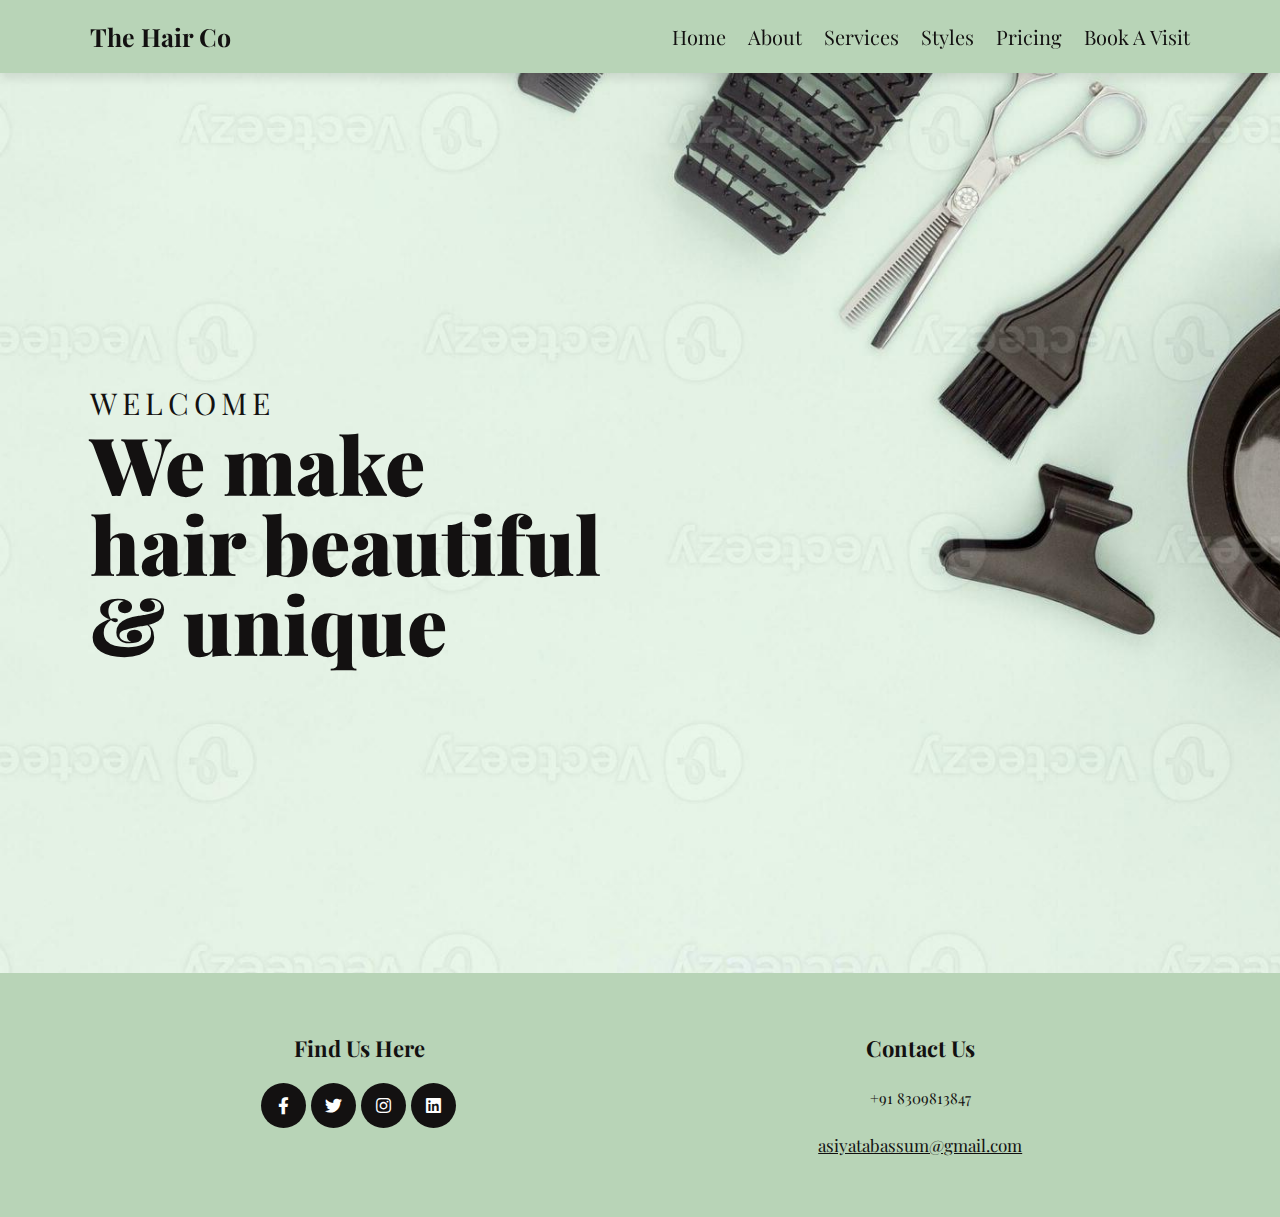
<file: index.html>
<!DOCTYPE html>
<html lang="en">
<head>
    <meta charset="UTF-8">
    <meta http-equiv="X-UA-Compatible" content="IE=edge">
    <meta name="viewport" content="width=device-width, initial-scale=1.0">
    <title>The Hair Co</title>
    <link rel="stylesheet" href="https://cdnjs.cloudflare.com/ajax/libs/font-awesome/5.15.4/css/all.min.css">
    <link rel="stylesheet" href="css/style.css">
</head>
<body>
    <!-- header -->
    <section class="header">
        <a href="#" class="logo"> The Hair Co </a>
        <nav class="navbar">
           <div id="close-navbar" class="fas fa-times"></div>
           <a href="#home">home</a>
           <a href="about.html">about</a>
           <a href="services.html">services</a>
           <a href="styles.html">styles</a>
           <a href="pricing.html">pricing</a>
           <a href="visit.html">book a visit</a>
        </nav>
        <div id="menu-btn" class="fas fa-bars"></div>
     </section>
<!-- header -->

<!-- home -->
<section class="home" id="home">
    <div class="content">
        <span>Welcome</span>
        <h3>We make <br> hair beautiful <br> & unique</h3>
    </div>
</section>
<!-- home -->

<!-- footer -->

<section class="footer">
    <div class="box-container">
       <div class="box">
          <h3> Find us here </h3>
          <div class="share">
             <a href="#" class="fab fa-facebook-f"></a>
             <a href="#" class="fab fa-twitter"></a>
             <a href="#" class="fab fa-instagram"></a>
             <a href="#" class="fab fa-linkedin"></a>
          </div>
       </div>
       <div class="box">
          <h3>contact us</h3>
          <p>+91 8309813847</p>
          <a href="#" class="link">asiyatabassum@gmail.com</a>
       </div>
    </div>
 </section>
<!-- footer end-->
<script src="js/script.js"></script>
</body>
</html>
</file>
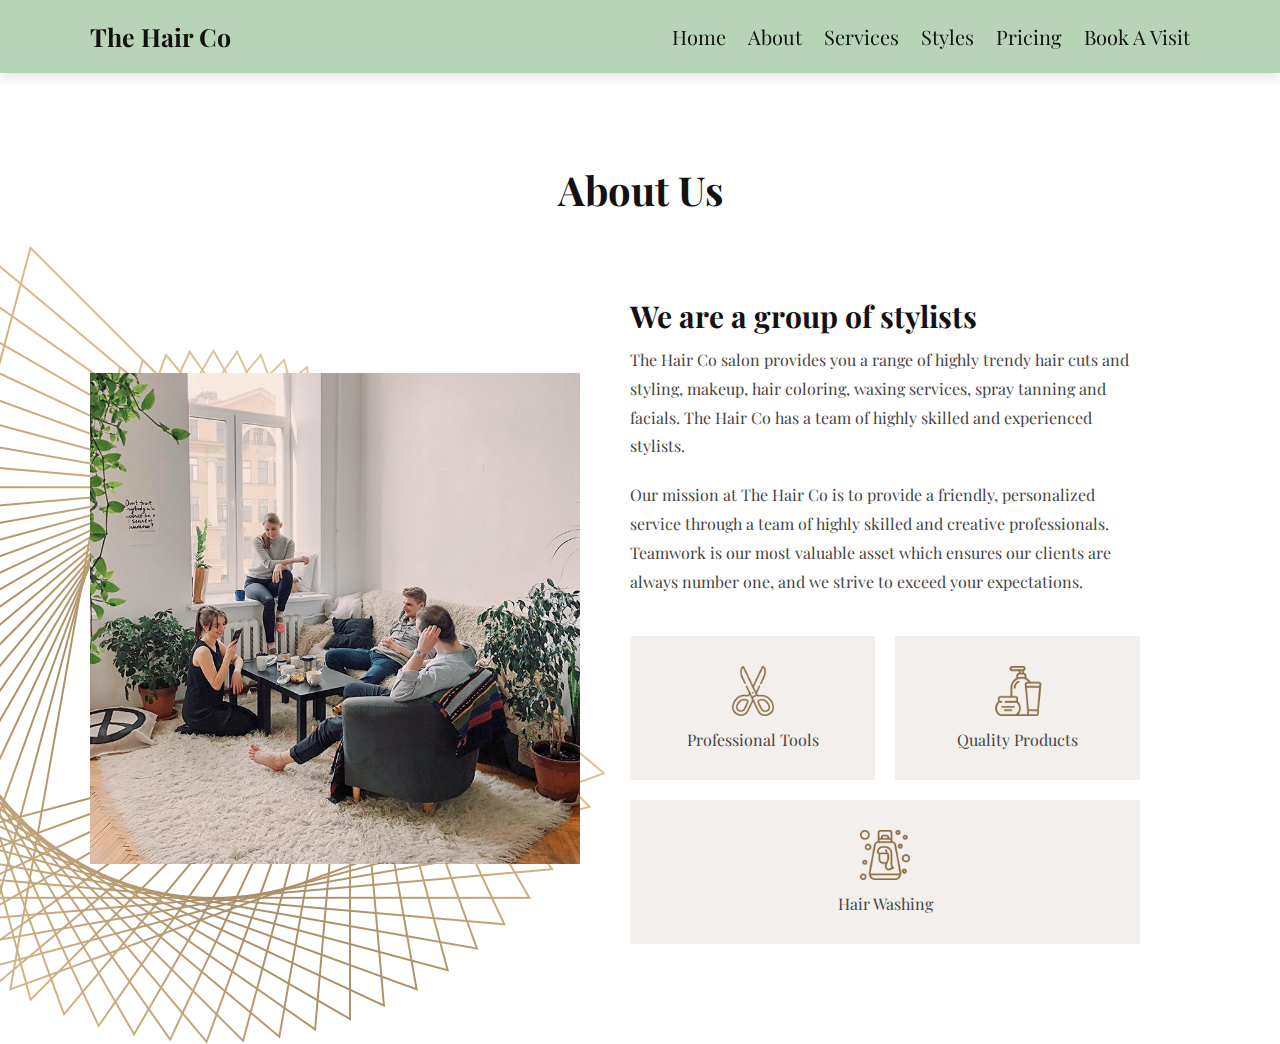
<file: about.html>
<!DOCTYPE html>
<html lang="en">
<head>
    <meta charset="UTF-8">
    <meta http-equiv="X-UA-Compatible" content="IE=edge">
    <meta name="viewport" content="width=device-width, initial-scale=1.0">
    <title>About us</title>
    <link rel="stylesheet" href="https://cdnjs.cloudflare.com/ajax/libs/font-awesome/5.15.4/css/all.min.css">

    <link rel="stylesheet" href="css/style.css">
</head>
<body>
<!-- header -->
<section class="header">
    <a href="#" class="logo"> The Hair Co </a>
    <nav class="navbar">
       <div id="close-navbar" class="fas fa-times"></div>
       <a href="homepage.html">home</a>
       <a href="about.html">about</a>
       <a href="services.html">services</a>
       <a href="styles.html">styles</a>
       <a href="pricing.html">pricing</a>
       <a href="visit.html">book a visit</a>
    </nav>
    <div id="menu-btn" class="fas fa-bars"></div>
 </section>
<!-- header -->
<section class="about" id="about">
    <h1 class="heading">about us</h1>
    <div class="row" >
        <div class="image">
            <img src="images/about.jpg" alt="">
        </div>
        <div class="content">
            <h3 class="title">We are a group of stylists</h3>
            <p>The Hair Co salon provides you a range of highly trendy hair cuts and styling, makeup, hair coloring, waxing services, spray tanning and facials. The Hair Co has a team of highly skilled and experienced stylists.</p>        
            <p>Our mission at The Hair Co is to provide a friendly, personalized service through a team of highly skilled and creative professionals. Teamwork is our most valuable asset which ensures our clients are always number one, and we strive to exceed your expectations.</p>
            <div class="icons-container">
                <div class="icons">
                   <img src="images/about-icon-1.png" alt="">
                   <h3>Professional tools</h3>
                </div>
                <div class="icons">
                   <img src="images/about-icon-2.png" alt="">
                   <h3>quality products</h3>
                </div>
                <div class="icons">
                   <img src="images/about-icon-3.png" alt="">
                   <h3>hair washing</h3>
                </div>
             </div>
        </div>
    </div>
</section>
</body>
</html>
</file>
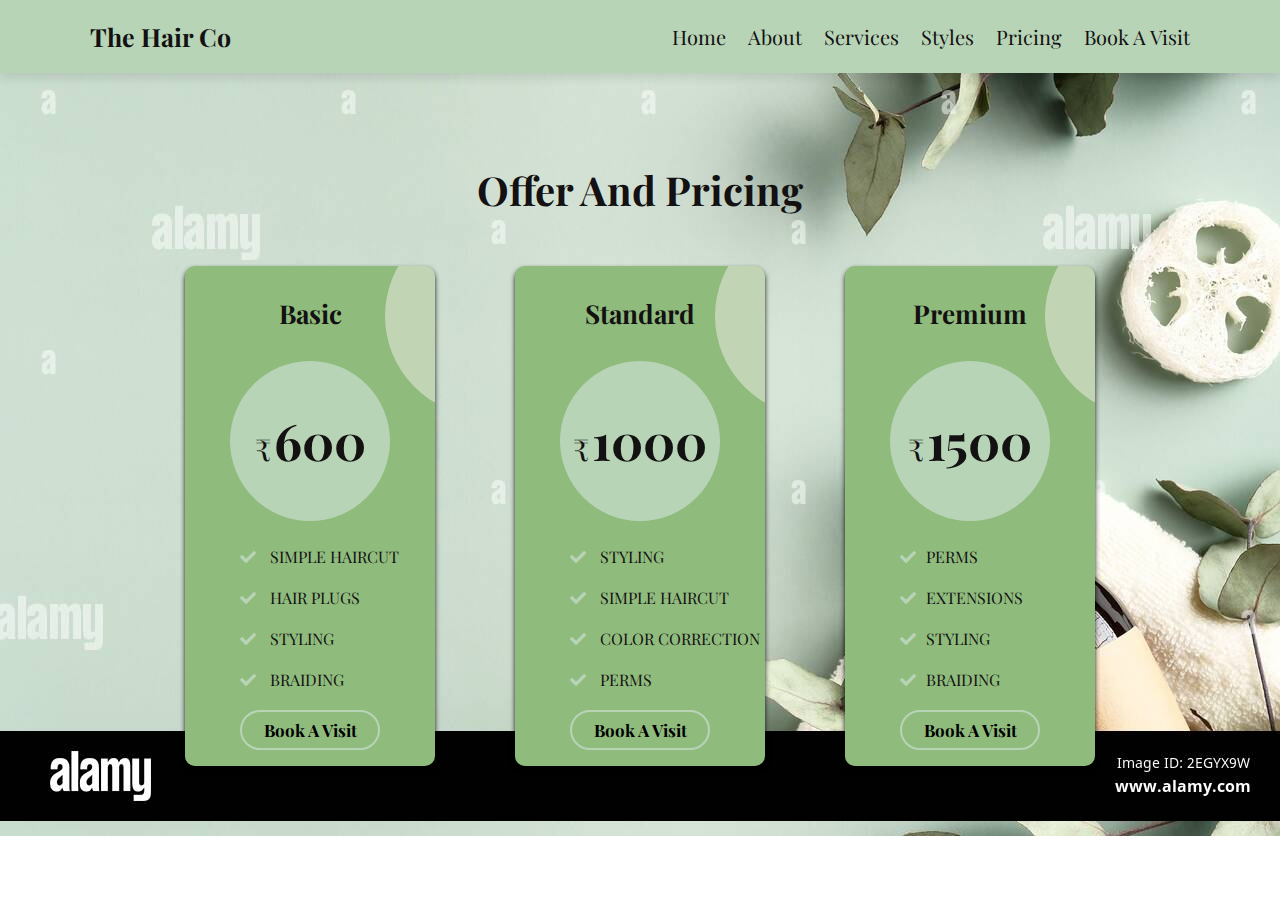
<file: pricing.html>
<!DOCTYPE html>
<html lang="en">
<head>
    <meta charset="UTF-8">
    <meta http-equiv="X-UA-Compatible" content="IE=edge">
    <meta name="viewport" content="width=device-width, initial-scale=1.0">
    <title>The Hair Co</title>
    <link rel="stylesheet" href="https://cdnjs.cloudflare.com/ajax/libs/font-awesome/5.15.4/css/all.min.css">
    <link rel="stylesheet" href="css/style.css">
</head>
<body>
    <!-- header -->
    <section class="header">
        <a href="#" class="logo"> The Hair Co </a>
        <nav class="navbar">
           <div id="close-navbar" class="fas fa-times"></div>
           <a href="#home">home</a>
           <a href="about.html">about</a>
           <a href="services.html">services</a>
           <a href="styles.html">styles</a>
           <a href="pricing.html">pricing</a>
           <a href="visit.html">book a visit</a>
        </nav>
        <div id="menu-btn" class="fas fa-bars"></div>
     </section>
<!-- header -->
<section class="pricing" id="pricing">
    <h1 class="heading">offer and Pricing</h1>
    <div class="box-container">
        <div class="box">
          <h3 class="title">basic</h3>
          <div class="price">
            <span class="currency">₹</span>
            <span class="amount">600</span>
          </div>
          <ul>
            <li> <i class="fas fa-check"></i> Simple Haircut </li>
            <li> <i class="fas fa-check"></i> Hair Plugs </li>
            <li> <i class="fas fa-check"></i> Styling</li>
            <li> <i class="fas fa-check"></i> Braiding</li>
          </ul>
          <a href="#"><button>book a visit</button></a>
        </div>
        <div class="box">
          <h3 class="title">standard</h3>
          <div class="price">
            <span class="currency">₹</span>
            <span class="amount">1000</span>
          </div>
          <ul>
            <li> <i class="fas fa-check"></i> Styling</li>
            <li> <i class="fas fa-check"></i> Simple Haircut </li>
            <li> <i class="fas fa-check"></i> Color Correction</li>
            <li> <i class="fas fa-check"></i> Perms</li>
          </ul>
          <a href="#"><button>book a visit</button></a>
        </div>
        <div class="box">
          <h3 class="title">premium</h3>
          <div class="price">
            <span class="currency">₹</span>
            <span class="amount">1500</span>
          </div>
          <ul>
            <li> <i class="fas fa-check"></i>Perms </li>
            <li> <i class="fas fa-check"></i>Extensions </li>
            <li> <i class="fas fa-check"></i>Styling </li>
            <li> <i class="fas fa-check"></i>Braiding</li>
          </ul>
          <a href="#"><button>book a visit</button></a>
        </div>
    </div>    
</section>
</file>
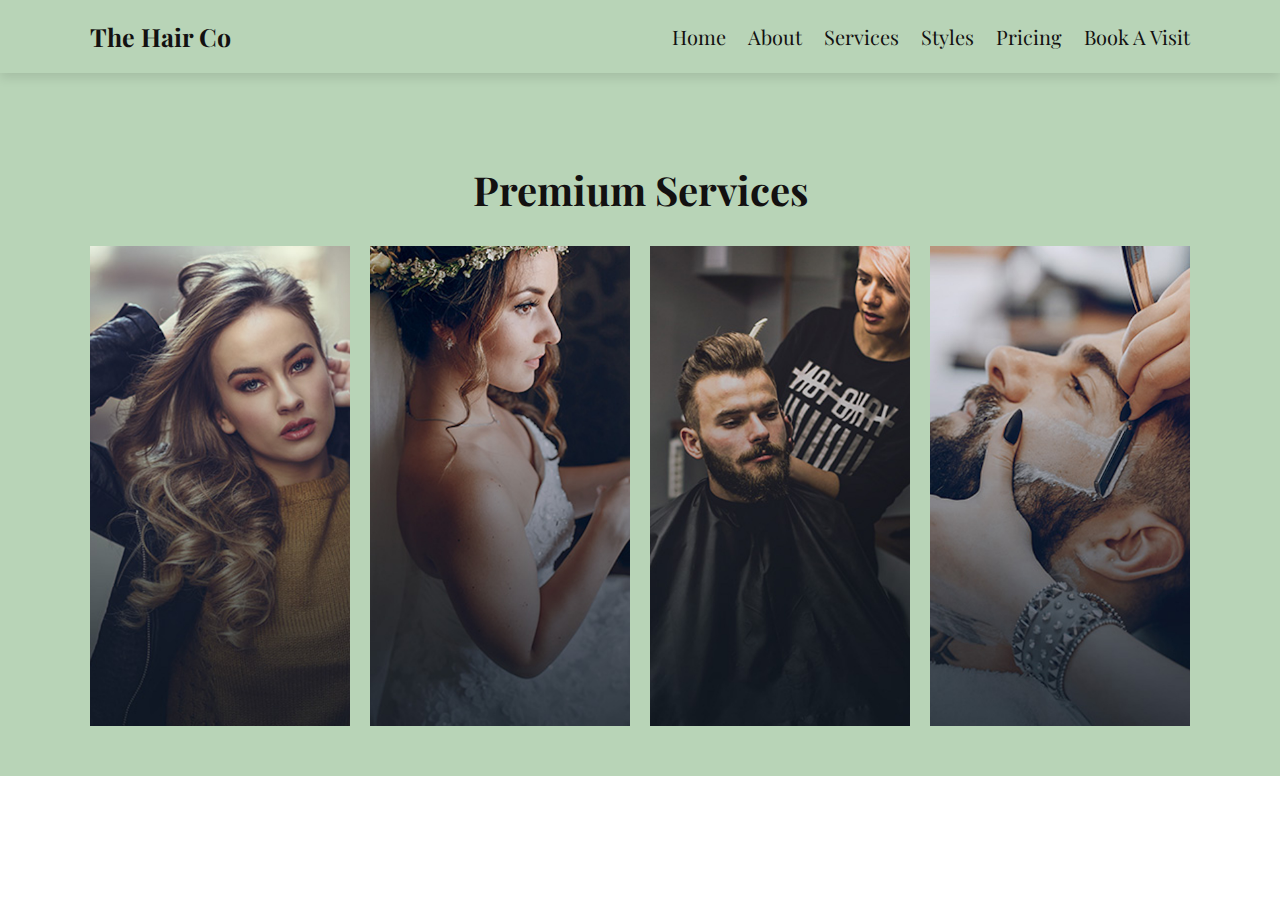
<file: services.html>
<!DOCTYPE html>
<html lang="en">
<head>
    <meta charset="UTF-8">
    <meta http-equiv="X-UA-Compatible" content="IE=edge">
    <meta name="viewport" content="width=device-width, initial-scale=1.0">
    <title>Services</title>
    <link rel="stylesheet" href="https://cdnjs.cloudflare.com/ajax/libs/font-awesome/5.15.4/css/all.min.css">
    <link rel="stylesheet" href="css/style.css">
</head>
<body>
<!-- header -->
<section class="header">
    <a href="#" class="logo"> The Hair Co </a>
    <nav class="navbar">
       <div id="close-navbar" class="fas fa-times"></div>
       <a href="homepage.html">home</a>
       <a href="about.html">about</a>
       <a href="services.html">services</a>
       <a href="styles.html">styles</a>
       <a href="pricing.html">pricing</a>
       <a href="visit.html">book a visit</a>
    </nav>
    <div id="menu-btn" class="fas fa-bars"></div>
 </section>
<!-- header -->
<section class="services" id="services">
    <h1 class="heading">premium services</h1>
    <div class="box-container">
        <div class="box">
            <img src="images/services-1.jpg" alt="">
            <div class="content">
                <h3>Hair styling</h3>
            </div>
        </div>
        <div class="box">
            <img src="images/services-2.jpg" alt="">
            <div class="content">
                <h3>wedding service </h3>
            </div>
        </div>
        <div class="box">
            <img src="images/services-3.jpg" alt="">
            <div class="content">
                <h3>men's haircut</h3>
            </div>
        </div>
        <div class="box">
            <img src="images/services-4.jpg" alt="">
            <div class="content">
                <h3>beard trimming</h3>
            </div>
        </div>
    </div>
</section>
</body>
</html>
</file>
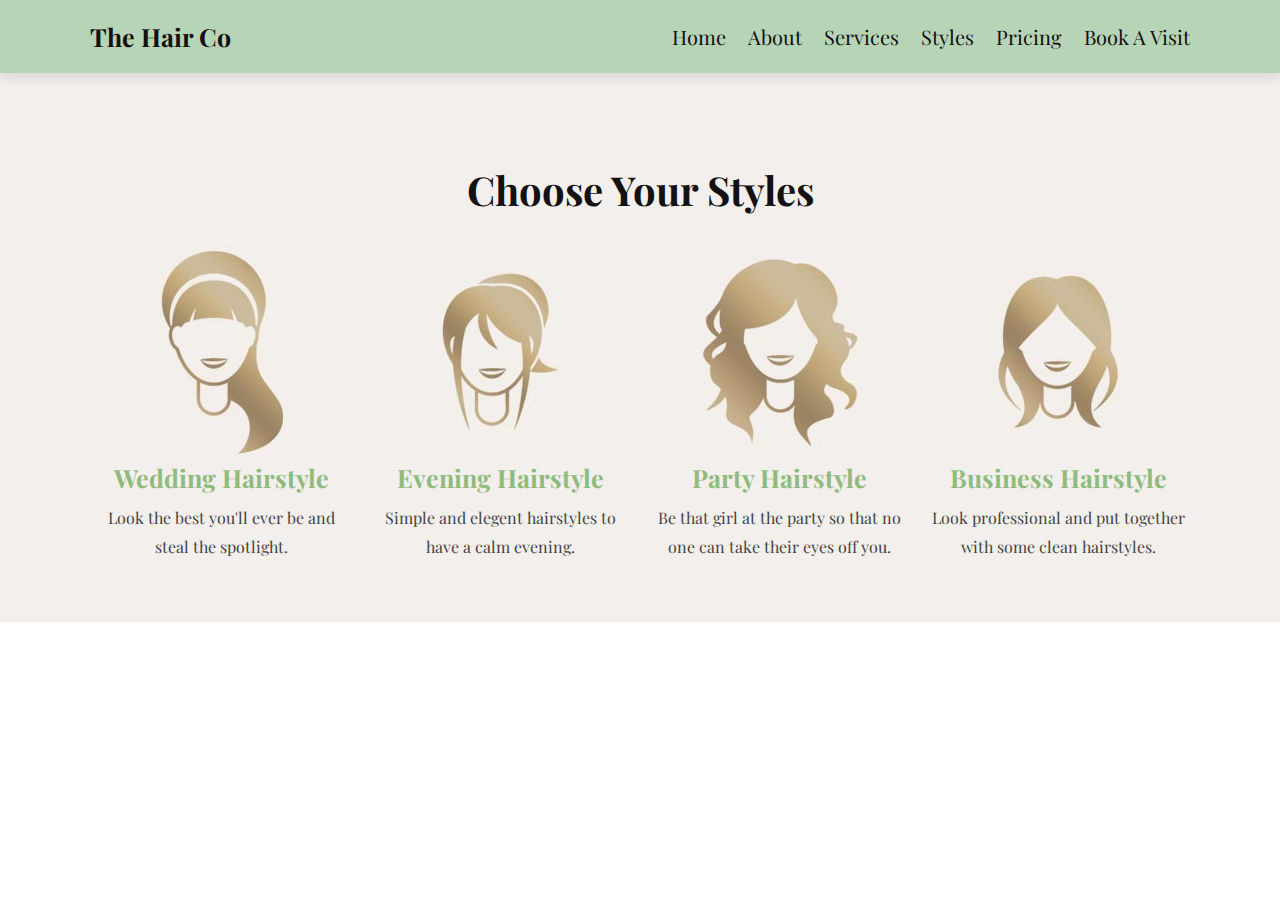
<file: styles.html>
<!DOCTYPE html>
<html lang="en">
<head>
    <meta charset="UTF-8">
    <meta http-equiv="X-UA-Compatible" content="IE=edge">
    <meta name="viewport" content="width=device-width, initial-scale=1.0">
    <title>Responsive Hair Dresser Website</title>
    <link rel="stylesheet" href="https://cdnjs.cloudflare.com/ajax/libs/font-awesome/5.15.4/css/all.min.css">

    <link rel="stylesheet" href="css/style.css">
</head>
<body>
    <!-- header -->
    <section class="header">
        <a href="#" class="logo"> The Hair Co </a>
        <nav class="navbar">
           <div id="close-navbar" class="fas fa-times"></div>
           <a href="homepage.html">home</a>
           <a href="about.html">about</a>
           <a href="services.html">services</a>
           <a href="styles.html">styles</a>
           <a href="pricing.html">pricing</a>
           <a href="visit.html">book a visit</a>
        </nav>
        <div id="menu-btn" class="fas fa-bars"></div>
     </section>
<!-- header -->
<section class="styles" id="styles">
    <h1 class="heading">choose your styles</h1>
    <div class="box-container">
        <div class="box">
            <div class="image">
                <img src="images/style-1.jpg" alt="">
            </div>
            <div class="content">
                <h3 class="title">Wedding hairstyle</h3>
                <p>Look the best you'll ever be and steal the spotlight.</p>
            </div>
         </div>
         <div class="box">
            <div class="image">
                <img src="images/style-2.jpg" alt="">
            </div>
            <div class="content">
                <h3 class="title">evening hairstyle</h3>
                <p>Simple and elegent hairstyles to have a calm evening.</p>
            </div>
         </div>
         <div class="box">
            <div class="image">
                <img src="images/style-3.jpg" alt="">
            </div>
            <div class="content">
                <h3 class="title">party hairstyle</h3>
                <p>Be that girl at the party so that no one can take their eyes off you.</p>
            </div>
         </div>
         <div class="box">
             <div class="image">
                 <img src="images/style-4.jpg" alt="">
             </div>
             <div class="content">
                 <h3 class="title">Business hairstyle</h3>
                 <p>Look professional and put together with some clean hairstyles.</p>
             </div>
         </div>
    </div>
</section>
</body>
</html>
</file>
<file: css/style.css>
@import url('https://fonts.googleapis.com/css?family=Playfair+Display:1,300,400,400italic,500,700,700italic,900');

:root{

    --main-color:rgb(184, 212, 183);
    --primary-color: #8fbb7d;
    --hover: #3e5a45;
    --black:#131111;
    --white:#fff;
    --light-bg:#f3efec;
    --dark-bg:rgba(0,0,0,.7);
    --border:.1rem solid #aaa;
    --box-shadow:0 .5rem 1rem rgba(0,0,0,.1);
}

*{
   font-family: 'Playfair Display', sans-serif;
   margin:0; padding:0;
   box-sizing: border-box;
   outline: none; border:none;
   text-decoration: none;
   transition: all .2s linear;
}
 

html{
    font-size: 62.5%;
    overflow-x: hidden;
    scroll-behavior: smooth;
    scroll-padding-top: 6rem;
}
 
html::-webkit-scrollbar{
    width: .6rem;
}
 
html::-webkit-scrollbar-track{
    background-color: var(--white);
}
 
html::-webkit-scrollbar-thumb{
    background-color: var(--primary-color);
}
 
section{
    padding: 5rem 7%;
}

.heading{
   text-align: center;
   color:var(--black);
   text-transform: capitalize;
   margin-bottom: 3rem;
   font-size: 4rem;
   margin-top: 4rem;
}
 
.btn{
   margin-top: 1rem;
   display: inline-block;
   background: var(--primary-color);
   color:var(--white);
   font-size: 2rem;
   cursor: pointer;
   padding:1rem 3rem;
}
 
.btn:hover{
    background: var(--hover);
}

/* header */

.header{
    padding-top: 2rem;
    padding-bottom: 2rem;
    display: flex;
    align-items: center;
    justify-content: space-between;
    box-shadow: var(--box-shadow);
    position: sticky;
    top:0; left:0; right: 0;
    background:  var(--main-color);
    z-index: 1000;
}
 
.header .logo{
    font-size: 2.5rem;
    font-weight: bolder;
    color:var(--black);
    text-transform: capitalize;
}

.header .navbar #close-navbar {
    position: absolute;
    top: 1.5rem;
    right: 2rem;
    font-size: 4rem;
    cursor: pointer;
    color: var(--black);
    display: none;
  }
 
.header .navbar a{
    font-size: 2rem;
    margin-left: 2rem;
    color:var(--black);
    text-transform: capitalize;
}
 
 .header .navbar a:hover{
    padding-bottom: 0.5rem;
    color:var(--primary-color);
 }
 
 #menu-btn{
    font-size: 2.5rem;
    cursor: pointer;
    color:var(--black);
    display: none;
 }

 /* header */

 /* home */

.home{
    min-height: 100vh;
    display: flex;
    align-items: center;
    background:url(../images1/home1.jpg) no-repeat;
    background-size: cover;
    background-position: center;
}

.home .content{
    max-width: 100rem;
}

.home .content span{
    font-size: 3rem;
    letter-spacing: .5rem;
    padding-bottom: .5rem;
    color:var(--black);
    text-transform: uppercase;
 }

.home .content h3 {
    color:var(--black);
    font-size: 8rem; 
    line-height: 8rem; 
    font-weight: 900;
}
 /* home */

/* about */

.about{
    background-image:url(../images/about-left.png);
    background-repeat:no-repeat; 
    background-position:left bottom;
}

.about .row{
    display: flex;
    align-items: center;
    flex-wrap: wrap;
}

.about .row .image{
    flex:1 1 39rem;
}

.about .row .image img{
    width: 100%;
}
.about .row .content{
    flex:1 1 51rem;
    padding:5rem;
}

.about .row .content h3{
    font-size: 3rem;
    color:var(--black);
}

.about .row .content p{
    font-size: 1.6rem;
    color:#444;
    padding:1rem 0;
    line-height: 1.8;
}

.about .content .icons-container{
    display: flex;
    flex-wrap: wrap;
    gap:2rem;
    margin-top: 3rem;
 }
 
 .about .content .icons-container .icons{
    flex:1 1 16rem;
    text-align: center;
    background: var(--light-bg);
    padding:3rem 2rem;
 }
 
 .about .content .icons-container .icons img{
    height: 5rem;
}
 
.about .content .icons-container .icons h3{
    padding-top: 1rem;
    font-size: 1.6rem;
    color:#444;
    font-weight: normal;
    text-transform: capitalize;
 }

/* about */


/* services */

.services{
    background-color: var(--main-color);
 }

.services .box-container{
    display: grid;
    grid-template-columns: repeat(auto-fit, minmax(25rem, 1fr));
    gap:2rem;
 }
 
 .services .box-container .box{
    height: 100%;
    position: relative;
    overflow: hidden;
 }

 .services .box-container .box img{
    height: 100%;
    width: 100%;
    object-fit: cover;
 }
 
 .services .box-container .box:hover img {
    transform: scale(1.1);
 }
 
 .services .box-container .box .content{
    display: none;
    align-items: center;
    justify-content: center;
    position: absolute;
    top:0; left:0;
    z-index: 10;
    height: 100%;
    width: 100%;
    background: var(--dark-bg);
 }
 
 .services .box-container .box .content h3{
    text-align: center;
    font-size: 3rem;
    color:var(--white);
    padding-top: 40rem;
    text-transform: capitalize;
 }

 .services .box-container .box:hover .content{
    display: flex;
 }


 /* services */

/* styles */

.styles{
    background: var(--light-bg);
}
 
.styles .box-container{
    display: grid;
    grid-template-columns: repeat(auto-fit, minmax(25rem, 1fr));
    gap:1.5rem;
}
 
.styles .box-container .box .image{
    overflow:hidden;
    width: 100%;
    text-align: center;
 }
 
.styles .box-container .box .image img{
    object-fit: cover;
}
 
.styles .box-container .box .content{
    text-align: center;
}
 
.styles .box-container .box .content .title{
    font-size: 2.5rem;
    color:var(--primary-color);
    text-transform: capitalize;
}
 
.styles .box-container .box .content p{
    font-size: 1.6rem;
    line-height: 1.8;
    color:#444;
    padding:1rem 0;
}

/* styles */

/* pricing */

.pricing{
    background: url('../images1/pricing1.jpg');
    background-attachment: fixed;
}

.pricing .box-container{
    display: flex;
    align-items: center;
    justify-content: center;
    flex-wrap: wrap;
}

.pricing .box-container .box{
    height: 500px;
    width: 250px;
    margin: 20px 40px;
    border-radius: 10px;
    box-shadow: 0 3px 5px rgba(0,0,0,.9);
    text-align: center;
    overflow: hidden;
    position: relative;
    z-index: 1;
    background: var(--primary-color);
}

.pricing .box-container .box::before,
.pricing .box-container .box:after{
    content: '';
    position: absolute;
    height: 200px;
    width: 200px;
    border-radius: 50%;
    opacity: .5;
}

.pricing .box-container .box::before{
    background: var(--light-bg);
    top: -10%; left: 80%;
}

.pricing .box-container .box::after{
    background: var(--primary-color);
    bottom: -10%; right: 80%;
}

.pricing .box-container .box .title{
    margin: 30px 0;
    font-size: 26px;
    color: var(--black);
    text-transform: capitalize;
}

.pricing .box-container .box .price{
    height: 160px;
    width: 160px;
    color: var(--black);
    background: var(--main-color);
    padding: 57px 0 0;
    margin: 0 auto 25px;
    border-radius: 50%;
}

.pricing .box-container .box .price .currency{
    font-size: 30px;
    line-height: 35px;
    font-weight: 300;
}

.pricing .box-container .box .price .amount{
    font-size: 50px;
    line-height: 45px;
    font-weight: 700;
}

.pricing .box-container .box ul li{
    text-align: left;
    font-size: 16px;
    padding-left: 45px;
    margin: 20px auto;
    color: var(--black);
    list-style: none;
    text-transform: uppercase;
}

.pricing .box-container .box ul li i{
    color: var(--main-color);
    padding: 0 10px;
}

.pricing .box-container .box button{
    height: 40px;
    width: 140px;
    outline: none;
    border-radius: 50px;
    text-transform: capitalize;
    cursor: pointer;
    background: none;
    color: black;
    border: 2px solid var(--main-color);
    font-size: 17px;
    font-weight: bold;
    transition: .2s linear;
}

.pricing .box-container .box button:hover{
    color: var(--white);
    background: var(--main-color);
}

/* pricing */


/* visit */

.visit{
    background: url('../images1/visit.png');
    background-size: cover;
    background-position: center;
}

.visit .row{
    display: -webkit-box;
    display: -ms-flexbox;
    display: flex;
    -webkit-box-align: center;
        -ms-flex-align: center;
            align-items: center;
    -ms-flex-wrap: wrap;
        flex-wrap: wrap;
    gap: 2rem;
}

.visit .row .image{
    -webkit-box-flex: 1;
        -ms-flex: 1 1 40rem;
            flex: 1 1 40rem;
}

.visit .row .image img{
    width: 100%;
}

.visit .row form{
    flex: 1 1 40rem;
    border: 0.1rem solid var(--main-color);
    padding: 2rem;
}

.visit .row form h3{
    font-size: 2.5rem;
    text-align: center;
    color: var(--main-color);
    padding-bottom: 1rem;
    text-transform: uppercase;
}

.visit .row form .inputBox{
    display: flex;
    align-items: center;
    margin-top: 2rem;
    margin-bottom: 2rem;
    background: var(--main-color);
    border:var(--border);
}

.visit .row form .inputBox input{
    width: 100%;
    padding:2rem;
    font-size: 1.7rem;
    color:var(--white);
    text-transform: none;
    background:none;
}

/* visit */

/* footer */
.footer {
    background: var(--main-color);
    text-align: center;
  }
  
  .footer .box-container {
    display: grid;
    grid-template-columns: repeat(auto-fit, minmax(30rem, 1fr));
    gap: 2rem;
  }
  
  .footer .box-container .box h3 {
    font-size: 2.2rem;
    text-transform: capitalize;
    color: var(--black);
    padding: 1rem 0;
  }
  
  .footer .box-container .box p {
    font-size: 1.5rem;
    line-height: 2;
    color: var(--black);
    padding: 1rem 0;
  }
  
  .footer .box-container .box .share {
    margin-top: 1rem;
  }
  
  .footer .box-container .box .share a {
    height: 4.5rem;
    width: 4.5rem;
    line-height: 4.5rem;
    border-radius: 50%;
    font-size: 1.7rem;
    background-color: var(--black);
    color: var(--white);
    margin-right: .3rem;
    text-align: center;
  }
  
  .footer .box-container .box .share a:hover {
    background-color: var(--black);
  }
  
  .footer .box-container .box .link {
    font-size: 1.7rem;
    line-height: 2;
    color: var(--black);
    padding: .5rem 0;
    display: block;
    text-decoration: underline;
  }
  
  .footer .box-container .box .link:hover {
    color: var(--black);
    text-decoration: underline;
  }
  
  .footer .box-container .box .email {
    width: 100%;
    padding: 1.2rem 1.4rem;
    font-size: 1.6rem;
    border: 0.1rem solid var(--primary-color);
    margin-bottom: 1rem;
  }
  
  .footer .credit {
    text-align: center;
    margin-top: 3rem;
    padding-top: 3rem;
    font-size: 2rem;
    text-transform: capitalize;
    color: #444;
    border-top: 0.1rem solid var(--primary-color);
  }
  
  .footer .credit span {
    color: var(--primary-color);
  }


@media (max-width:991px){

    html{
        font-size: 55%;
     }

    .header .navbar a {
        font-size: 1.7rem;
    }
  
     section{
        padding:3rem 2rem;
     }

}

@media (max-width:768px){

    #menu-btn{
        display: inline-block;
    }

     .header .navbar {
        position: fixed;
        top: 0;
        right: -105%;
        width: 30rem;
        background: var(--white);
        height: 100%;
        display: -webkit-box;
        display: -ms-flexbox;
        display: flex;
        -webkit-box-orient: vertical;
        -webkit-box-direction: normal;
            -ms-flex-flow: column;
                flex-flow: column;
        -webkit-box-pack: center;
            -ms-flex-pack: center;
                justify-content: center;
        z-index: 1200;
      }
      .header .navbar #close-navbar {
        display: block;
      }
      .header .navbar.active {
        right: 0;
      }
      
      .header .navbar a {
        display: block;
        margin: 1rem 0;
        text-align: center;
        font-size: 3rem;
      }

    .home .content h3{
        font-size: 5.5rem;
    }


}

@media (max-width:450px){

    html{
        font-size: 50%;
    }

    .home .content h3{
        font-size: 4.5rem;
    }

}
</file>
